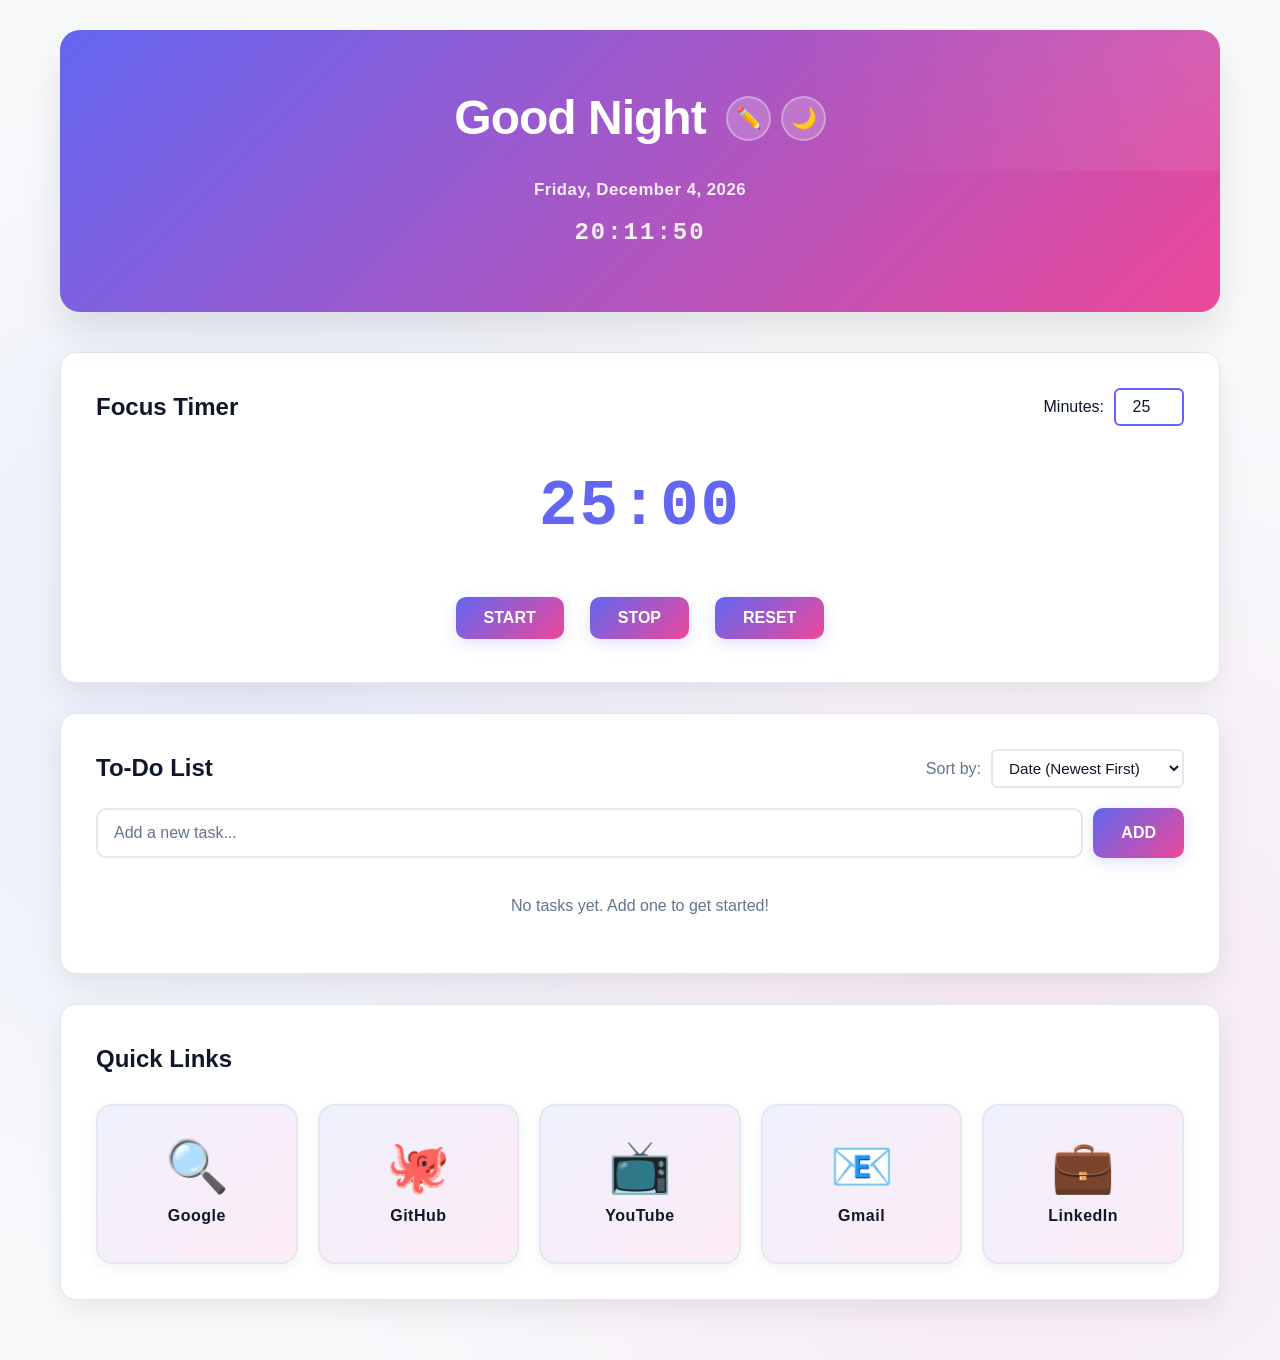
<file: index.html>
<!DOCTYPE html>
<html lang="en">
<head>
    <meta charset="UTF-8">
    <meta name="viewport" content="width=device-width, initial-scale=1.0">
    <title>Life Dashboard</title>
    <link rel="stylesheet" href="css/style.css">
</head>
<body>
    <div class="container">
        <!-- Header: Greeting & Time -->
        <header class="header">
            <div class="header-top">
                <h1 id="greeting">Good Morning</h1>
                <div class="header-buttons">
                    <button class="btn-name" id="setNameBtn" title="Set your name">✏️</button>
                    <button class="btn-theme" id="themeToggle" title="Toggle dark/light mode">🌙</button>
                </div>
            </div>
            <p id="date">Friday, September 11, 2026</p>
            <p id="time">14:45:30</p>
        </header>

        <!-- Focus Timer -->
        <section class="timer-section">
            <div class="timer-header">
                <h2>Focus Timer</h2>
                <div class="timer-settings">
                    <label for="pomodoroTimeInput">Minutes:</label>
                    <input 
                        type="number" 
                        id="pomodoroTimeInput" 
                        min="1" 
                        max="60" 
                        value="25"
                        class="time-input"
                    >
                </div>
            </div>
            <div class="timer-display" id="timerDisplay">25:00</div>
            <div class="timer-controls">
                <button id="startBtn" class="btn">START</button>
                <button id="stopBtn" class="btn">STOP</button>
                <button id="resetBtn" class="btn">RESET</button>
            </div>
        </section>

        <!-- To-Do List -->
        <section class="todo-section">
            <div class="todo-header">
                <h2>To-Do List</h2>
                <div class="sort-controls">
                    <label for="sortSelect">Sort by:</label>
                    <select id="sortSelect" class="sort-select">
                        <option value="date">Date (Newest First)</option>
                        <option value="alphabetic">Alphabetic (A-Z)</option>
                        <option value="status">Status (Undone First)</option>
                    </select>
                </div>
            </div>
            
            <div class="todo-input-area">
                <input 
                    type="text" 
                    id="taskInput" 
                    placeholder="Add a new task..."
                    class="input-field"
                >
                <button id="addBtn" class="btn">ADD</button>
            </div>
            
            <div id="errorMessage" class="error-message"></div>
            <ul id="taskList" class="task-list"></ul>
        </section>

        <!-- Quick Links -->
        <section class="quicklinks-section">
            <h2>Quick Links</h2>
            <div class="quicklinks-container" id="quicklinksContainer"></div>
        </section>
    </div>

    <!-- Name Modal -->
    <div id="nameModal" class="modal">
        <div class="modal-content">
            <h3>Enter Your Name</h3>
            <input 
                type="text" 
                id="nameInput" 
                placeholder="Your name..." 
                class="input-field"
                maxlength="50"
            >
            <div class="modal-buttons">
                <button id="saveName" class="btn">Save</button>
                <button id="cancelName" class="btn btn-secondary">Cancel</button>
            </div>
        </div>
    </div>

    <!-- Edit Task Modal -->
    <div id="editTaskModal" class="modal">
        <div class="modal-content edit-modal-content">
            <h3>Edit Task</h3>
            
            <div class="form-group">
                <label for="editTaskText">Task Description:</label>
                <input 
                    type="text" 
                    id="editTaskText" 
                    placeholder="What's your task?" 
                    class="input-field"
                >
            </div>

            <div class="form-section">
                <h4>Start Schedule</h4>
                <div class="form-row">
                    <div class="form-group">
                        <label for="editTaskStartDay">Day:</label>
                        <select id="editTaskStartDay" class="input-field">
                            <option value="">Select day...</option>
                            <option value="Monday">Monday</option>
                            <option value="Tuesday">Tuesday</option>
                            <option value="Wednesday">Wednesday</option>
                            <option value="Thursday">Thursday</option>
                            <option value="Friday">Friday</option>
                            <option value="Saturday">Saturday</option>
                            <option value="Sunday">Sunday</option>
                        </select>
                    </div>

                    <div class="form-group">
                        <label for="editTaskStartTime">Time:</label>
                        <input 
                            type="time" 
                            id="editTaskStartTime" 
                            class="input-field"
                        >
                    </div>
                </div>
            </div>

            <div class="form-section">
                <h4>End Schedule</h4>
                <div class="form-row">
                    <div class="form-group">
                        <label for="editTaskEndDay">Day:</label>
                        <select id="editTaskEndDay" class="input-field">
                            <option value="">Select day...</option>
                            <option value="Monday">Monday</option>
                            <option value="Tuesday">Tuesday</option>
                            <option value="Wednesday">Wednesday</option>
                            <option value="Thursday">Thursday</option>
                            <option value="Friday">Friday</option>
                            <option value="Saturday">Saturday</option>
                            <option value="Sunday">Sunday</option>
                        </select>
                    </div>

                    <div class="form-group">
                        <label for="editTaskEndTime">Time:</label>
                        <input 
                            type="time" 
                            id="editTaskEndTime" 
                            class="input-field"
                        >
                    </div>
                </div>
            </div>

            <div class="modal-buttons">
                <button id="saveEditTask" class="btn">Save Task</button>
                <button id="cancelEditTask" class="btn btn-secondary">Cancel</button>
            </div>
        </div>
    </div>

    <!-- Delete Confirmation Modal -->
    <div id="deleteConfirmModal" class="modal">
        <div class="modal-content delete-modal">
            <div class="delete-icon">🗑️</div>
            <h3>Delete Task?</h3>
            <p>Are you sure you want to delete this task?</p>
            <p class="task-name-preview" id="deleteTaskName"></p>
            <div class="modal-buttons">
                <button id="confirmDelete" class="btn btn-danger">Delete</button>
                <button id="cancelDelete" class="btn btn-secondary">Cancel</button>
            </div>
        </div>
    </div>

    <script src="js/script.js"></script>
</body>
</html>
</file>
<file: css/style.css>
/* ===== CSS VARIABLES ===== */
:root {
    --primary-color: #6366f1;
    --primary-hover: #4f46e5;
    --secondary-color: #ec4899;
    --success-color: #10b981;
    --danger-color: #ef4444;
    --bg-color: #f8fafc;
    --card-bg: #ffffff;
    --text-color: #0f172a;
    --text-light: #64748b;
    --border-color: #e2e8f0;
    --shadow: 0 10px 30px rgba(0, 0, 0, 0.08);
    --shadow-lg: 0 20px 40px rgba(0, 0, 0, 0.1);
    --gradient-primary: linear-gradient(135deg, #6366f1 0%, #ec4899 100%);
    --gradient-success: linear-gradient(135deg, #10b981 0%, #059669 100%);
}

body.dark-mode {
    --bg-color: #0f172a;
    --card-bg: #1e293b;
    --text-color: #f1f5f9;
    --text-light: #cbd5e1;
    --border-color: #334155;
    --primary-color: #818cf8;
    --primary-hover: #6366f1;
    --shadow: 0 10px 30px rgba(0, 0, 0, 0.3);
}

/* ===== RESET & BASE STYLES ===== */
* {
    margin: 0;
    padding: 0;
    box-sizing: border-box;
}

html {
    scroll-behavior: smooth;
}

body {
    font-family: 'Segoe UI', 'Helvetica Neue', sans-serif;
    background-color: var(--bg-color);
    background-image: 
        radial-gradient(circle at 20% 50%, rgba(99, 102, 241, 0.1) 0%, transparent 50%),
        radial-gradient(circle at 80% 80%, rgba(236, 72, 153, 0.1) 0%, transparent 50%);
    color: var(--text-color);
    line-height: 1.6;
    transition: background-color 0.3s, color 0.3s;
    min-height: 100vh;
}

/* ===== CONTAINER ===== */
.container {
    max-width: 1200px;
    margin: 0 auto;
    padding: 30px 20px;
}

/* ===== HEADER ===== */
.header {
    background: var(--gradient-primary);
    color: white;
    text-align: center;
    padding: 50px 40px;
    border-radius: 20px;
    margin-bottom: 40px;
    box-shadow: var(--shadow-lg);
    transition: transform 0.3s ease, box-shadow 0.3s ease;
    position: relative;
    overflow: hidden;
}

.header::before {
    content: '';
    position: absolute;
    top: -50%;
    right: -50%;
    width: 100%;
    height: 100%;
    background: radial-gradient(circle, rgba(255,255,255,0.1) 0%, transparent 70%);
    animation: float 6s ease-in-out infinite;
}

@keyframes float {
    0%, 100% { transform: translateY(0px) translateX(0px); }
    50% { transform: translateY(-20px) translateX(10px); }
}

.header:hover {
    transform: translateY(-5px);
    box-shadow: 0 25px 50px rgba(99, 102, 241, 0.3);
}

.header-top {
    display: flex;
    justify-content: center;
    align-items: center;
    gap: 20px;
    margin-bottom: 20px;
    position: relative;
    z-index: 1;
}

.header h1 {
    font-size: 3rem;
    margin: 0;
    color: white;
    font-weight: 700;
    letter-spacing: -1px;
}

.btn-name, .btn-theme {
    background: rgba(255, 255, 255, 0.2);
    backdrop-filter: blur(10px);
    border: 2px solid rgba(255, 255, 255, 0.3);
    border-radius: 50%;
    width: 45px;
    height: 45px;
    font-size: 1.3rem;
    cursor: pointer;
    display: flex;
    align-items: center;
    justify-content: center;
    transition: all 0.3s ease;
    color: white;
}

.btn-name:hover, .btn-theme:hover {
    background: rgba(255, 255, 255, 0.3);
    border-color: rgba(255, 255, 255, 0.5);
    transform: scale(1.15) rotate(5deg);
    box-shadow: 0 8px 20px rgba(0, 0, 0, 0.2);
}

.header-buttons {
    display: flex;
    gap: 10px;
}

.header p {
    font-size: 1.05rem;
    color: rgba(255, 255, 255, 0.9);
    margin: 10px 0;
    position: relative;
    z-index: 1;
}

#date {
    font-weight: 600;
    letter-spacing: 0.5px;
}

#time {
    font-family: 'Courier New', monospace;
    font-size: 1.5rem;
    font-weight: bold;
    letter-spacing: 2px;
}

/* ===== SECTIONS ===== */
section {
    background-color: var(--card-bg);
    padding: 35px;
    margin-bottom: 30px;
    border-radius: 16px;
    box-shadow: var(--shadow);
    border: 1px solid var(--border-color);
    transition: all 0.3s ease;
}

section:hover {
    box-shadow: var(--shadow-lg);
    transform: translateY(-2px);
}

section h2 {
    margin-bottom: 25px;
    font-size: 1.5rem;
    font-weight: 700;
    color: var(--text-color);
    display: flex;
    align-items: center;
    gap: 10px;
}

/* ===== BUTTONS ===== */
.btn {
    padding: 12px 28px;
    margin: 8px;
    border: none;
    border-radius: 10px;
    background: var(--gradient-primary);
    color: white;
    cursor: pointer;
    font-size: 1rem;
    font-weight: 600;
    transition: all 0.3s ease;
    box-shadow: 0 4px 15px rgba(99, 102, 241, 0.2);
    position: relative;
    overflow: hidden;
}

.btn::before {
    content: '';
    position: absolute;
    top: 0;
    left: -100%;
    width: 100%;
    height: 100%;
    background: rgba(255, 255, 255, 0.2);
    transition: left 0.3s ease;
    z-index: -1;
}

.btn:hover {
    transform: translateY(-3px);
    box-shadow: 0 8px 25px rgba(99, 102, 241, 0.4);
}

.btn:hover::before {
    left: 100%;
}

.btn:active {
    transform: translateY(-1px);
}

.btn:disabled {
    background: linear-gradient(135deg, #cbd5e1 0%, #94a3b8 100%);
    cursor: not-allowed;
    transform: none;
    box-shadow: none;
}

.btn-secondary {
    background: linear-gradient(135deg, #64748b 0%, #475569 100%);
    box-shadow: 0 4px 15px rgba(100, 116, 139, 0.2);
}

.btn-secondary:hover {
    box-shadow: 0 8px 25px rgba(100, 116, 139, 0.4);
}

.btn-danger {
    background: linear-gradient(135deg, #ef4444 0%, #dc2626 100%);
    box-shadow: 0 4px 15px rgba(239, 68, 68, 0.2);
}

.btn-danger:hover {
    box-shadow: 0 8px 25px rgba(239, 68, 68, 0.4);
}

.btn-delete {
    background: linear-gradient(135deg, #ef4444 0%, #dc2626 100%);
    padding: 6px 14px;
    font-size: 0.9rem;
}

.btn-delete:hover {
    background-color: #d32f2f;
}

.btn-edit {
    background-color: #FF9800;
    padding: 6px 12px;
    font-size: 0.9rem;
}

.btn-edit:hover {
    background-color: #F57C00;
}

/* ===== INPUT FIELDS ===== */
.input-field {
    padding: 14px 16px;
    border: 2px solid var(--border-color);
    border-radius: 10px;
    font-size: 1rem;
    width: 100%;
    margin-bottom: 12px;
    background-color: var(--card-bg);
    color: var(--text-color);
    transition: all 0.3s ease;
}

.input-field:focus {
    outline: none;
    border-color: var(--primary-color);
    box-shadow: 0 0 0 4px rgba(99, 102, 241, 0.1);
    background-color: var(--card-bg);
}

.input-field::placeholder {
    color: var(--text-light);
}

/* ===== TIMER SECTION ===== */
.timer-header {
    display: flex;
    justify-content: space-between;
    align-items: center;
    flex-wrap: wrap;
    gap: 15px;
    margin-bottom: 20px;
}

.timer-header h2 {
    margin-bottom: 0;
}

.timer-settings {
    display: flex;
    align-items: center;
    gap: 10px;
}

.timer-settings label {
    font-weight: 500;
    color: var(--text-color);
}

.time-input {
    width: 70px;
    padding: 8px 12px;
    border: 2px solid var(--primary-color);
    border-radius: 6px;
    font-size: 1rem;
    text-align: center;
    background-color: var(--card-bg);
    color: var(--text-color);
    transition: border-color 0.3s;
}

.time-input:focus {
    outline: none;
    border-color: var(--primary-hover);
}

.timer-display {
    font-size: 4rem;
    text-align: center;
    font-weight: bold;
    margin: 30px 0;
    font-family: 'Courier New', monospace;
    color: var(--primary-color);
    letter-spacing: 2px;
}

.timer-controls {
    text-align: center;
    display: flex;
    justify-content: center;
    gap: 10px;
    flex-wrap: wrap;
}

/* ===== TODO SECTION ===== */
.todo-header {
    display: flex;
    justify-content: space-between;
    align-items: center;
    flex-wrap: wrap;
    gap: 15px;
    margin-bottom: 20px;
}

.todo-header h2 {
    margin-bottom: 0;
    border: none;
    padding-bottom: 0;
}

.sort-controls {
    display: flex;
    align-items: center;
    gap: 10px;
}

.sort-controls label {
    color: var(--text-light);
    font-weight: 500;
}

.sort-select {
    padding: 8px 12px;
    border: 2px solid var(--border-color);
    border-radius: 6px;
    background-color: var(--card-bg);
    color: var(--text-color);
    cursor: pointer;
    transition: all 0.3s;
    font-size: 0.95rem;
}

.sort-select:focus {
    outline: none;
    border-color: var(--primary-color);
}

.todo-input-area {
    display: flex;
    gap: 10px;
    margin-bottom: 15px;
}

.todo-input-area .input-field {
    flex: 1;
    margin-bottom: 0;
}

.todo-input-area .btn {
    margin: 0;
    flex-shrink: 0;
}

.error-message {
    color: var(--danger-color);
    padding: 10px 15px;
    border-radius: 6px;
    background-color: rgba(244, 67, 54, 0.1);
    margin-bottom: 15px;
    display: none;
    border-left: 4px solid var(--danger-color);
}

.error-message.show {
    display: block;
    animation: slideIn 0.3s ease;
}

/* ===== TASK LIST ===== */
.task-list {
    list-style: none;
}

.task-item {
    padding: 18px 20px;
    margin: 14px 0;
    background: linear-gradient(135deg, rgba(99, 102, 241, 0.05) 0%, rgba(236, 72, 153, 0.05) 100%);
    border: 2px solid var(--border-color);
    border-left: 5px solid var(--primary-color);
    border-radius: 12px;
    display: flex;
    justify-content: space-between;
    align-items: center;
    gap: 15px;
    transition: all 0.3s ease;
    box-shadow: 0 2px 8px rgba(0, 0, 0, 0.02);
}

.task-item:hover {
    background: linear-gradient(135deg, rgba(99, 102, 241, 0.1) 0%, rgba(236, 72, 153, 0.1) 100%);
    transform: translateX(8px) translateY(-2px);
    box-shadow: 0 6px 20px rgba(99, 102, 241, 0.15);
}

.task-item.done {
    opacity: 0.7;
    background: linear-gradient(135deg, rgba(16, 185, 129, 0.05) 0%, rgba(5, 150, 105, 0.05) 100%);
    border-left-color: var(--success-color);
}

.task-item.done:hover {
    box-shadow: 0 6px 20px rgba(16, 185, 129, 0.15);
}

.task-content {
    display: flex;
    align-items: flex-start;
    gap: 14px;
    flex: 1;
}

.task-checkbox {
    width: 22px;
    height: 22px;
    cursor: pointer;
    accent-color: var(--success-color);
    flex-shrink: 0;
    margin-top: 2px;
    border-radius: 4px;
}

.task-text-container {
    display: flex;
    flex-direction: column;
    gap: 8px;
    flex: 1;
}

.task-text {
    font-size: 1.05rem;
    color: var(--text-color);
    word-break: break-word;
    flex: 1;
    font-weight: 500;
}

.task-item.done .task-text {
    text-decoration: line-through;
    color: var(--text-light);
}

.task-schedule {
    display: flex;
    gap: 10px;
    flex-wrap: wrap;
    font-size: 0.9rem;
}

.schedule-day {
    background-color: rgba(33, 150, 243, 0.2);
    color: var(--primary-color);
    padding: 4px 10px;
    border-radius: 12px;
    font-weight: 500;
    white-space: nowrap;
}

.schedule-time {
    background-color: rgba(76, 175, 80, 0.2);
    color: var(--success-color);
    padding: 4px 10px;
    border-radius: 12px;
    font-weight: 500;
    white-space: nowrap;
}

.schedule-range {
    background-color: rgba(255, 152, 0, 0.2);
    color: #FF9800;
    padding: 4px 10px;
    border-radius: 12px;
    font-weight: 500;
    white-space: nowrap;
    display: inline-block;
}

.task-buttons {
    display: flex;
    gap: 5px;
}

.task-buttons .btn-edit,
.task-buttons .btn-delete {
    margin: 0;
}

/* ===== QUICK LINKS ===== */
.quicklinks-container {
    display: grid;
    grid-template-columns: repeat(auto-fit, minmax(140px, 1fr));
    gap: 20px;
    width: 100%;
}

.quicklink-btn {
    padding: 32px 20px;
    background: linear-gradient(135deg, rgba(99, 102, 241, 0.1) 0%, rgba(236, 72, 153, 0.1) 100%);
    border: 2px solid var(--border-color);
    border-radius: 16px;
    cursor: pointer;
    text-align: center;
    transition: all 0.3s ease;
    font-size: 1rem;
    color: var(--text-color);
    text-decoration: none;
    display: flex;
    flex-direction: column;
    align-items: center;
    justify-content: center;
    gap: 14px;
    word-break: break-word;
    box-shadow: 0 4px 15px rgba(0, 0, 0, 0.05);
    min-height: 160px;
    width: 100%;
    position: relative;
    overflow: hidden;
}

.quicklink-btn::before {
    content: '';
    position: absolute;
    top: 0;
    left: -100%;
    width: 100%;
    height: 100%;
    background: rgba(255, 255, 255, 0.1);
    transition: left 0.3s ease;
    z-index: 0;
}

.quicklink-icon {
    font-size: 3.2rem;
    line-height: 1;
    flex-shrink: 0;
    position: relative;
    z-index: 1;
    transition: transform 0.3s ease;
}

.quicklink-name {
    font-size: 1rem;
    font-weight: 700;
    color: var(--text-color);
    letter-spacing: 0.5px;
    line-height: 1.3;
    position: relative;
    z-index: 1;
}

.quicklink-btn:hover {
    background: var(--gradient-primary);
    color: white;
    border-color: transparent;
    transform: translateY(-8px) scale(1.02);
    box-shadow: 0 15px 40px rgba(99, 102, 241, 0.3);
}

.quicklink-btn:hover::before {
    left: 100%;
}

.quicklink-btn:hover .quicklink-icon {
    transform: scale(1.15) rotate(5deg);
}

.quicklink-btn:active {
    transform: translateY(-3px);
}

/* ===== MODAL ===== */
.modal {
    position: fixed;
    z-index: 1000;
    left: 0;
    top: 0;
    width: 100%;
    height: 100%;
    background-color: rgba(0, 0, 0, 0.5);
    overflow-y: auto;
    visibility: hidden;
    opacity: 0;
    transition: visibility 0.3s, opacity 0.3s ease;
}

.modal.show {
    display: flex;
    align-items: center;
    justify-content: center;
    visibility: visible;
    opacity: 1;
}

.modal-content {
    background-color: var(--card-bg);
    padding: 30px;
    border-radius: 12px;
    box-shadow: 0 8px 32px rgba(0, 0, 0, 0.2);
    max-width: 400px;
    width: 90%;
    animation: slideUp 0.3s ease;
}

.edit-modal-content {
    max-width: 550px;
    max-height: 85vh;
    overflow-y: auto;
}

.modal-content h3 {
    margin-bottom: 20px;
    font-size: 1.3rem;
    color: var(--text-color);
}

.form-group {
    margin-bottom: 15px;
}

.form-group label {
    display: block;
    margin-bottom: 8px;
    color: var(--text-color);
    font-weight: 500;
    font-size: 0.95rem;
}

.form-group input[type="checkbox"] {
    margin-right: 8px;
    width: 18px;
    height: 18px;
    cursor: pointer;
}

.form-group input[type="checkbox"] + label {
    display: inline;
    margin-bottom: 0;
}

.form-section {
    background-color: rgba(33, 150, 243, 0.08);
    padding: 15px;
    border-radius: 8px;
    border-left: 4px solid var(--primary-color);
    margin-bottom: 18px;
}

.form-section h4 {
    margin: 0 0 12px 0;
    color: var(--primary-color);
    font-size: 1rem;
    font-weight: 600;
}

.form-row {
    display: grid;
    grid-template-columns: 1fr 1fr;
    gap: 12px;
}

.form-row .form-group {
    margin-bottom: 0;
}

.modal-buttons {
    display: flex;
    gap: 10px;
    justify-content: flex-end;
    margin-top: 20px;
}

.modal-buttons .btn {
    margin: 0;
}

.delete-modal {
    max-width: 380px;
    text-align: center;
}

.delete-icon {
    font-size: 3rem;
    margin-bottom: 15px;
    animation: shake 0.5s ease;
}

.task-name-preview {
    background-color: rgba(244, 67, 54, 0.1);
    padding: 12px;
    border-radius: 6px;
    margin: 15px 0;
    color: var(--danger-color);
    font-weight: 500;
    word-break: break-word;
}

.btn-danger {
    background-color: var(--danger-color) !important;
}

.btn-danger:hover {
    background-color: #d32f2f !important;
}

@keyframes shake {
    0%, 100% { transform: translateX(0); }
    25% { transform: translateX(-5px); }
    75% { transform: translateX(5px); }
}

/* ===== ANIMATIONS ===== */
@keyframes fadeIn {
    from {
        opacity: 0;
    }
    to {
        opacity: 1;
    }
}

@keyframes slideUp {
    from {
        transform: translateY(20px);
        opacity: 0;
    }
    to {
        transform: translateY(0);
        opacity: 1;
    }
}

@keyframes slideIn {
    from {
        transform: translateX(-20px);
        opacity: 0;
    }
    to {
        transform: translateX(0);
        opacity: 1;
    }
}

/* ===== RESPONSIVE DESIGN ===== */
@media (max-width: 768px) {
    .container {
        padding: 15px;
    }

    .header {
        padding: 25px 15px;
    }

    .header h1 {
        font-size: 2rem;
    }

    .header-top {
        flex-direction: column;
        gap: 10px;
    }

    .timer-display {
        font-size: 3rem;
    }

    .timer-controls {
        gap: 5px;
    }

    .btn {
        padding: 10px 16px;
        font-size: 0.95rem;
    }

    section {
        padding: 20px;
        margin-bottom: 20px;
    }

    section h2 {
        font-size: 1.3rem;
    }

    .todo-header {
        flex-direction: column;
        align-items: flex-start;
    }

    .sort-controls {
        width: 100%;
        flex-direction: column;
    }

    .sort-select {
        width: 100%;
    }

    .todo-input-area {
        flex-direction: column;
    }

    .task-item {
        flex-direction: column;
        align-items: flex-start;
    }

    .task-buttons {
        width: 100%;
        justify-content: flex-start;
    }

    .quicklinks-container {
        grid-template-columns: repeat(auto-fit, minmax(110px, 1fr));
        gap: 12px;
    }

    .quicklink-btn {
        padding: 20px 12px;
        min-height: 140px;
        font-size: 0.9rem;
    }

    .quicklink-icon {
        font-size: 2.2rem;
    }

    .modal-content {
        width: 95%;
        padding: 20px;
    }
}

@media (max-width: 480px) {
    .header h1 {
        font-size: 1.5rem;
    }

    .header p {
        font-size: 0.95rem;
    }

    .timer-display {
        font-size: 2.5rem;
    }

    .btn {
        padding: 8px 12px;
        font-size: 0.9rem;
    }

    .task-item {
        padding: 12px;
    }

    .quicklinks-container {
        grid-template-columns: repeat(auto-fit, minmax(90px, 1fr));
        gap: 10px;
    }

    .quicklink-btn {
        padding: 16px 10px;
        min-height: 120px;
    }

    .quicklink-icon {
        font-size: 1.8rem;
    }

    .quicklink-name {
        font-size: 0.8rem;
    }
}
</file>
